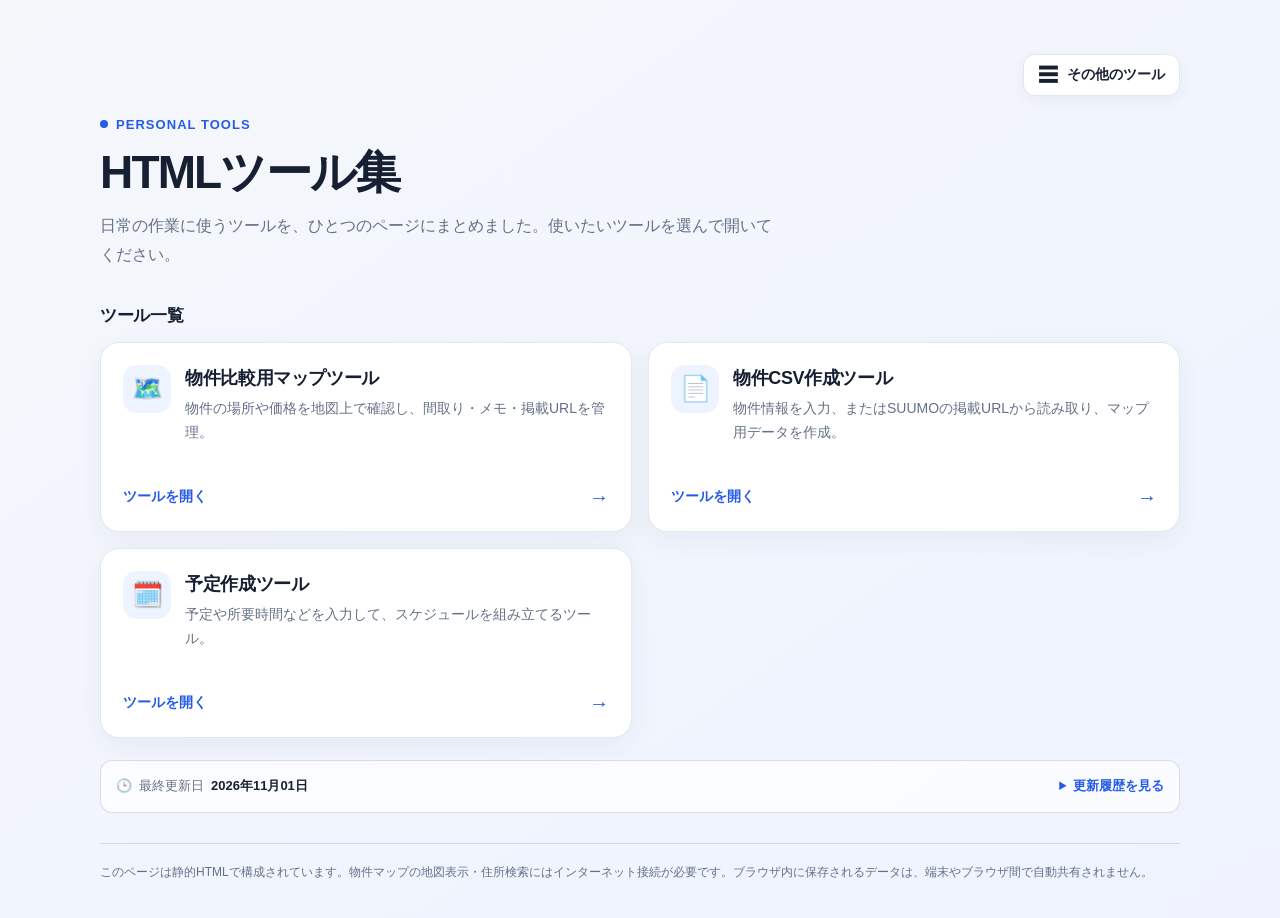
<file: index.html>
<!DOCTYPE html>
<html lang="ja">
<head>
  <meta charset="UTF-8">
  <meta name="viewport" content="width=device-width, initial-scale=1.0">
  <meta name="description" content="予定作成、費用集計、単価比較、物件比較マップをまとめたHTMLツール集です。">
  <title>HTMLツール集</title>
  <style>
    :root { color-scheme: light; --ink:#172033; --muted:#657087; --line:#e2e8f0; --bg:#f5f7fb; --card:#fff; --accent:#255be8; --accent-soft:#edf3ff; }
    * { box-sizing:border-box; }
    body { margin:0; min-height:100vh; background:linear-gradient(145deg,#f5f7fb 0%,#eef3ff 100%); color:var(--ink); font-family:-apple-system,BlinkMacSystemFont,"Segoe UI","Noto Sans JP",Meiryo,sans-serif; }
    .wrap { width:min(1080px, calc(100% - 36px)); margin:0 auto; padding:54px 0 36px; }
    .hero { margin-bottom:32px; }
    .eyebrow { display:inline-flex; align-items:center; gap:8px; color:var(--accent); font-size:13px; font-weight:800; letter-spacing:.08em; text-transform:uppercase; }
    .eyebrow::before { content:""; width:8px; height:8px; border-radius:50%; background:var(--accent); }
    h1 { margin:13px 0 12px; font-size:clamp(30px,5vw,46px); letter-spacing:-.04em; line-height:1.2; }
    .intro { margin:0; color:var(--muted); line-height:1.8; font-size:16px; max-width:680px; }
    .section-title { margin:34px 0 15px; font-size:17px; }
    .grid { display:grid; grid-template-columns:repeat(2,minmax(0,1fr)); gap:16px; align-items:stretch; }
    .card { min-height:190px; display:flex; flex-direction:column; padding:22px; border:1px solid var(--line); border-radius:19px; background:var(--card); box-shadow:0 9px 26px rgba(31,49,87,.055); transition:transform .16s ease, box-shadow .16s ease, border-color .16s ease; }
    .card:hover { transform:translateY(-3px); border-color:#b8c9fb; box-shadow:0 15px 35px rgba(31,49,87,.1); }
    .card-top { display:flex; align-items:flex-start; gap:14px; }
    .icon { width:48px; height:48px; flex:0 0 auto; display:grid; place-items:center; border-radius:14px; background:var(--accent-soft); font-size:25px; }
    h2 { margin:1px 0 7px; font-size:18px; letter-spacing:-.02em; }
    .desc { margin:0; color:var(--muted); font-size:14px; line-height:1.7; }
    .open { display:inline-flex; align-items:center; justify-content:space-between; gap:10px; margin-top:auto; padding-top:22px; color:var(--accent); font-weight:750; font-size:14px; text-decoration:none; }
    .open span:last-child { font-size:20px; transition:transform .16s ease; }
    .card:hover .open span:last-child { transform:translateX(3px); }
    footer { margin-top:30px; padding-top:18px; border-top:1px solid rgba(150,163,188,.35); color:var(--muted); font-size:12px; line-height:1.7; }
    .updates { display:flex; flex-wrap:wrap; align-items:center; gap:10px 18px; margin-top:22px; padding:12px 15px; border:1px solid rgba(150,163,188,.35); border-radius:12px; background:rgba(255,255,255,.68); color:var(--muted); font-size:13px; line-height:1.6; }
    .update-date { display:flex; align-items:center; gap:7px; }
    .update-date strong { color:var(--ink); font-weight:700; }
    .update-history { margin-left:auto; }
    .update-history summary { color:var(--accent); cursor:pointer; font-weight:700; padding:3px 0; }
    .update-history summary:focus-visible { outline:2px solid var(--accent); outline-offset:4px; border-radius:3px; }
    .update-list { margin:9px 0 2px; padding-left:20px; max-width:650px; }
    .update-list li { margin:5px 0; }
    .update-list time { color:var(--ink); font-weight:650; margin-right:7px; white-space:nowrap; }
    .update-history[open] { flex-basis:100%; margin-left:0; }
    .topbar { display:flex; justify-content:flex-end; align-items:center; margin-bottom:18px; }
    .menu-button { display:inline-flex; align-items:center; gap:9px; border:1px solid var(--line); border-radius:12px; padding:10px 14px; background:#fff; color:var(--ink); font:inherit; font-size:14px; font-weight:750; cursor:pointer; box-shadow:0 4px 14px rgba(31,49,87,.05); }
    .menu-button:hover { border-color:#b8c9fb; background:var(--accent-soft); }
    .menu-icon { font-size:20px; line-height:1; }
    .drawer-backdrop { position:fixed; inset:0; z-index:90; background:rgba(15,23,42,.42); opacity:0; visibility:hidden; transition:opacity .2s ease,visibility .2s ease; }
    .drawer { position:fixed; z-index:100; top:0; right:0; width:min(380px,88vw); height:100dvh; padding:24px; background:#fff; box-shadow:-14px 0 40px rgba(15,23,42,.16); transform:translateX(105%); visibility:hidden; transition:transform .22s ease,visibility .22s ease; overflow-y:auto; }
    body.drawer-open { overflow:hidden; }
    body.drawer-open .drawer-backdrop { opacity:1; visibility:visible; }
    body.drawer-open .drawer { transform:translateX(0); visibility:visible; }
    .drawer-head { display:flex; align-items:center; justify-content:space-between; gap:12px; padding-bottom:18px; border-bottom:1px solid var(--line); }
    .drawer-head h2 { margin:0; font-size:20px; }
    .drawer-close { width:40px; height:40px; border:1px solid var(--line); border-radius:11px; background:#fff; color:var(--ink); font-size:24px; cursor:pointer; }
    .drawer-close:hover { background:var(--accent-soft); border-color:#b8c9fb; }
    .drawer-label { margin:22px 0 10px; color:var(--muted); font-size:12px; font-weight:800; letter-spacing:.06em; }
    .drawer-link { display:flex; align-items:center; gap:12px; padding:15px 13px; margin:8px 0; border:1px solid var(--line); border-radius:13px; color:var(--ink); text-decoration:none; font-weight:700; }
    .drawer-link:hover { border-color:#b8c9fb; background:var(--accent-soft); }
    .drawer-link .icon { width:40px; height:40px; font-size:21px; }
    .drawer-note { margin-top:18px; color:var(--muted); font-size:12px; line-height:1.7; }
    @media (max-width:650px) { .wrap { width:min(100% - 20px, 520px); padding-top:26px; } .grid { grid-template-columns:repeat(2,minmax(0,1fr)); gap:9px; } .card { min-height:205px; padding:13px; border-radius:14px; } .card-top { display:block; } .card-top .icon { width:40px; height:40px; margin-bottom:10px; } .card h2 { font-size:15px; line-height:1.4; } .desc { font-size:12px; line-height:1.55; } .open { font-size:12px; padding-top:14px; } .intro { font-size:15px; } }
    @media (max-width:650px) { .updates { align-items:flex-start; flex-direction:column; gap:7px; margin-top:17px; padding:11px 13px; } .update-history { margin-left:0; } .update-history[open] { flex-basis:auto; width:100%; } }
  </style>
</head>
<body>
  <div class="drawer-backdrop" id="drawerBackdrop" aria-hidden="true"></div>
  <aside class="drawer" id="toolsDrawer" aria-label="その他のツール" aria-hidden="true">
    <div class="drawer-head">
      <h2>その他のツール</h2>
      <button class="drawer-close" id="drawerClose" type="button" aria-label="メニューを閉じる">×</button>
    </div>
    <p class="drawer-label">ツール一覧</p>
    <a class="drawer-link" href="./費用集計ツール/費用集計ツール.html"><span class="icon" aria-hidden="true">🧾</span><span>費用集計ツール</span></a>
    <a class="drawer-link" href="./単価比較計算ツール/単価比較計算ツール.html"><span class="icon" aria-hidden="true">⚖️</span><span>単価比較計算ツール</span></a>
    <p class="drawer-note">メニュー外を押すか、右上の「×」を押すと閉じます。</p>
  </aside>
  <main class="wrap">
    <div class="topbar">
      <button class="menu-button" id="drawerOpen" type="button" aria-controls="toolsDrawer" aria-expanded="false"><span class="menu-icon" aria-hidden="true">☰</span>その他のツール</button>
    </div>
    <header class="hero">
      <div class="eyebrow">Personal tools</div>
      <h1>HTMLツール集</h1>
      <p class="intro">日常の作業に使うツールを、ひとつのページにまとめました。使いたいツールを選んで開いてください。</p>
    </header>
    <h2 class="section-title">ツール一覧</h2>
    <section class="grid" aria-label="メインツール">
      <article class="card">
        <div class="card-top"><div class="icon" aria-hidden="true">🗺️</div><div><h2>物件比較用マップツール</h2><p class="desc">物件の場所や価格を地図上で確認し、間取り・メモ・掲載URLを管理。</p></div></div>
        <a class="open" href="./物件比較用マップツール/物件比較用マップツール.html"><span>ツールを開く</span><span aria-hidden="true">→</span></a>
      </article>
      <article class="card csv-card">
        <div class="card-top"><div class="icon" aria-hidden="true">📄</div><div><h2>物件CSV作成ツール</h2><p class="desc">物件情報を入力、またはSUUMOの掲載URLから読み取り、マップ用データを作成。</p></div></div>
        <a class="open" href="./物件CSV作成ツール/物件CSV作成ツール.html"><span>ツールを開く</span><span aria-hidden="true">→</span></a>
      </article>
      <article class="card">
        <div class="card-top"><div class="icon" aria-hidden="true">🗓️</div><div><h2>予定作成ツール</h2><p class="desc">予定や所要時間などを入力して、スケジュールを組み立てるツール。</p></div></div>
        <a class="open" href="./予定作成ツールフォルダ/予定作成ツール.html"><span>ツールを開く</span><span aria-hidden="true">→</span></a>
      </article>
    </section>

    <section class="updates" aria-label="更新情報">
      <div class="update-date">
        <span aria-hidden="true">🕒</span>
        <span>最終更新日</span>
        <strong><time datetime="2026-11-01">2026年11月01日</time></strong>
      </div>
      <details class="update-history">
        <summary>更新履歴を見る</summary>
        <ul class="update-list">
          <li><time datetime="2026-10-23">2026年10月23日</time><br>更新情報欄を追加。最終更新日と更新履歴を確認できるようにしました。<br>物件比較用マップツールをスマホサイズに対応。地図と物件一覧をトグル式に変更。</li>
          <li><time datetime="2026-10-31">2026年10月31日</time><br>メイン画面を修正。<br>マップツール用の入力データ作成ツール追加。<br>物件比較ツールと物件用CSVファイルツールに相互移動とメイン画面にもどるUI追加。</li>
          <li><time datetime="2026-11-01">2026年11月01日</time><br>メインに戻るUIを統一。<br>マップツールに周辺施設情報とハザードマップを表示するモードを追加。</li>
        </ul>
      </details>
    </section>

    <footer>このページは静的HTMLで構成されています。物件マップの地図表示・住所検索にはインターネット接続が必要です。ブラウザ内に保存されるデータは、端末やブラウザ間で自動共有されません。</footer>
  </main>
  <script>
    (() => {
      const drawer = document.getElementById('toolsDrawer');
      const openButton = document.getElementById('drawerOpen');
      const closeButton = document.getElementById('drawerClose');
      const backdrop = document.getElementById('drawerBackdrop');
      function openDrawer() {
        document.body.classList.add('drawer-open');
        drawer.setAttribute('aria-hidden', 'false');
        openButton.setAttribute('aria-expanded', 'true');
        closeButton.focus();
      }
      function closeDrawer() {
        document.body.classList.remove('drawer-open');
        drawer.setAttribute('aria-hidden', 'true');
        openButton.setAttribute('aria-expanded', 'false');
        openButton.focus();
      }
      openButton.addEventListener('click', openDrawer);
      closeButton.addEventListener('click', closeDrawer);
      backdrop.addEventListener('click', closeDrawer);
      document.addEventListener('keydown', event => {
        if (event.key === 'Escape' && document.body.classList.contains('drawer-open')) closeDrawer();
      });
      drawer.querySelectorAll('a').forEach(link => link.addEventListener('click', () => {
        document.body.classList.remove('drawer-open');
        drawer.setAttribute('aria-hidden', 'true');
        openButton.setAttribute('aria-expanded', 'false');
      }));
    })();
  </script>
</body>
</html>
</file>
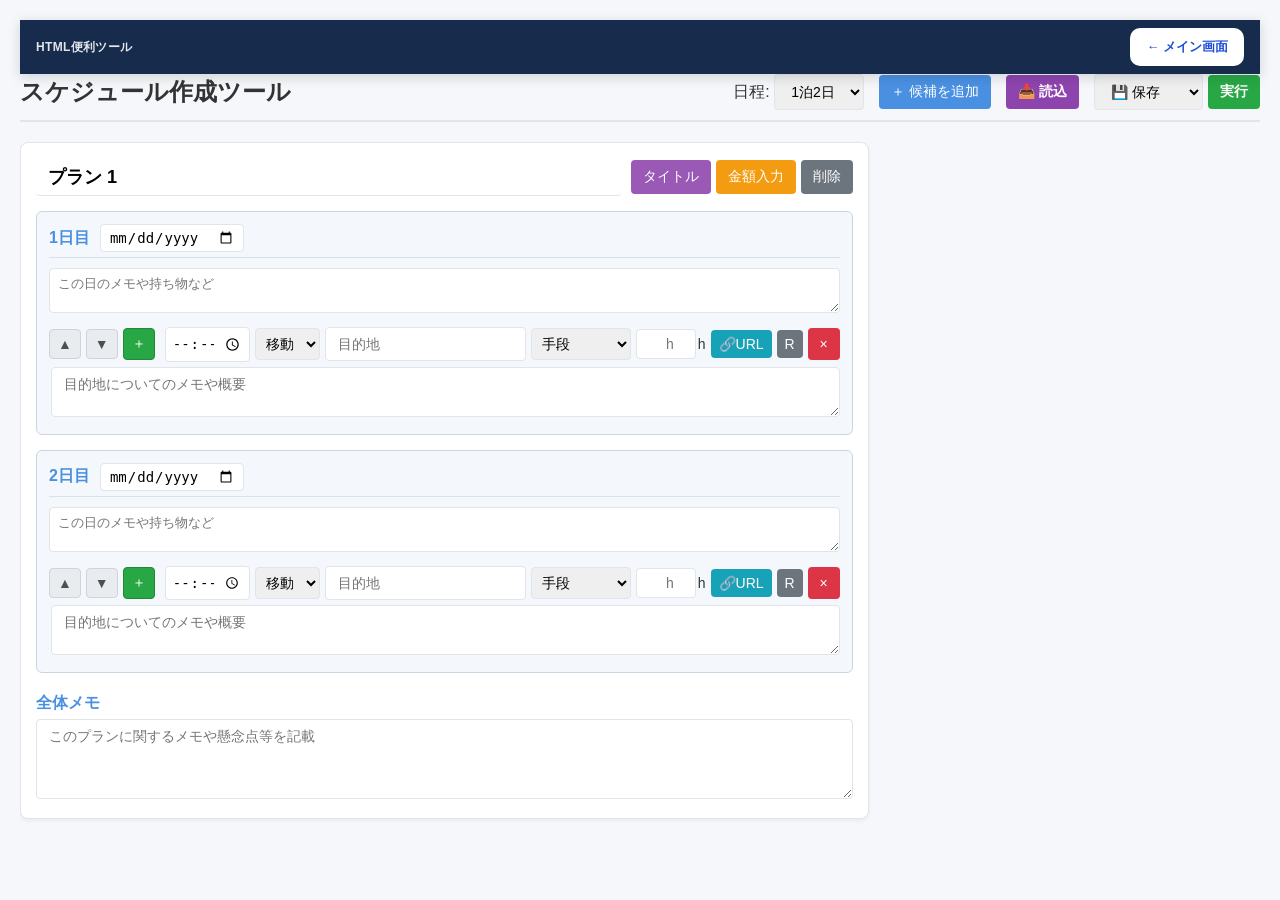
<file: 予定作成ツールフォルダ/予定作成ツール.html>
<!DOCTYPE html>
<html lang="ja">
<head>
    <meta charset="UTF-8">
    <meta name="viewport" content="width=device-width, initial-scale=1.0, maximum-scale=1.0, user-scalable=no">
    <title>スケジュール作成ツール</title>
    <link rel="stylesheet" href="./css/style.css">
<style id="common-tool-nav-style">
/* 全ツール共通：メイン画面へ戻るナビゲーション */
.common-tool-nav{position:sticky;top:0;z-index:9999;display:flex;align-items:center;justify-content:space-between;gap:12px;min-height:54px;padding:8px 16px;box-sizing:border-box;background:#172b4d;color:#fff;box-shadow:0 3px 12px rgba(15,23,42,.16);font-family:-apple-system,BlinkMacSystemFont,"Segoe UI","Noto Sans JP",Meiryo,sans-serif;}
.common-tool-nav__label{font-size:12px;font-weight:700;letter-spacing:.03em;opacity:.88;white-space:nowrap;}
.common-tool-nav__actions{display:flex;align-items:center;justify-content:flex-end;gap:8px;flex-wrap:wrap;}
.common-tool-nav__button{display:inline-flex;align-items:center;justify-content:center;gap:8px;min-height:38px;padding:8px 15px;border:1px solid rgba(255,255,255,.45);border-radius:10px;background:#fff;color:#1d4ed8;text-decoration:none;font-size:13px;font-weight:800;line-height:1.2;white-space:nowrap;box-sizing:border-box;transition:background .15s ease,transform .15s ease;}
.common-tool-nav__button:hover{background:#eaf1ff;transform:translateY(-1px);}
.common-tool-nav__button:focus-visible{outline:3px solid #fbbf24;outline-offset:2px;}
@media(max-width:520px){.common-tool-nav{min-height:50px;padding:7px 8px;gap:6px}.common-tool-nav__label{display:none}.common-tool-nav__actions{width:100%;justify-content:flex-start;gap:6px}.common-tool-nav__button{min-height:36px;padding:7px 9px;font-size:11px}}
</style>
<style id="tool-header-spacing-fix">
  /* 共通ナビとツール本体を見やすく分離 */
  .unified-home-nav{
    margin-bottom:16px;
  }

  /* ツール本体上部の操作UIが詰まらないようにする */
  .tool-header,
  .toolbar,
  .topbar,
  .header,
  header{
    box-sizing:border-box;
  }

  @media (max-width: 1100px){
    .tool-header,
    .toolbar,
    .topbar,
    .header,
    header{
      flex-wrap:wrap !important;
      row-gap:10px !important;
    }

    .tool-header > *,
    .toolbar > *,
    .topbar > *,
    .header > *,
    header > *{
      min-width:0;
    }
  }

  @media (max-width: 760px){
    .unified-home-nav{
      margin-bottom:14px;
    }

    .tool-header,
    .toolbar,
    .topbar,
    .header,
    header{
      gap:8px !important;
      align-items:flex-start !important;
    }

    button,
    select,
    input[type="button"],
    input[type="submit"]{
      min-height:38px;
    }
  }
</style>
</head>
<body>
<nav class="common-tool-nav" aria-label="ツールナビゲーション">
  <span class="common-tool-nav__label">HTML便利ツール</span>
  <div class="common-tool-nav__actions">
    <a class="common-tool-nav__button" href="../index.html" aria-label="メイン画面へ戻る">← メイン画面</a>
  </div>
</nav>


    <div class="header">
        <h2>スケジュール作成ツール</h2>
        <div class="controls">
            <label>
                日程: 
                <select id="durationSelect" onchange="handleDurationSelect()">
                    <option value="1">日帰り</option>
                    <option value="2" selected>1泊2日</option>
                    <option value="3">2泊3日</option>
                    <option value="other">その他</option>
                </select>
            </label>
            
            <span id="customDuration">
                <select id="customNights" onchange="updateCustomDaysOptions()"></select> 泊
                <select id="customDays" onchange="updateDuration()"></select> 日
            </span>

            <button onclick="addCandidate()">＋ 候補を追加</button>
            <button class="btn-import" onclick="openImportModal()">📥 読込</button>
            
            <div class="export-group">
                <select id="exportAction">
                    <option value="download">💾 保存</option>
                    <option value="copy">📋 コピー</option>
                </select>
                <button class="btn-save" onclick="executeExport()">実行</button>
            </div>
        </div>
    </div>

    <div class="candidates-container" id="candidatesContainer"></div>

    <div class="modal-overlay" id="importModal">
        <div class="modal-content">
            <h3 style="margin: 0;">テキストから復元</h3>
            <p style="margin: 0; font-size: 13px; color: #666;">コピーしたテキストデータを貼り付けてください。現在の入力内容は上書きされます。</p>
            <textarea id="importText" placeholder="【プラン名 N泊M日】..."></textarea>
            <div class="modal-actions">
                <button class="btn-secondary" onclick="closeImportModal()">キャンセル</button>
                <button class="btn-import" onclick="executeImport()">復元する</button>
            </div>
        </div>
    </div>

    <script src="./js/app.js"></script>
</body>
</html>
</file>
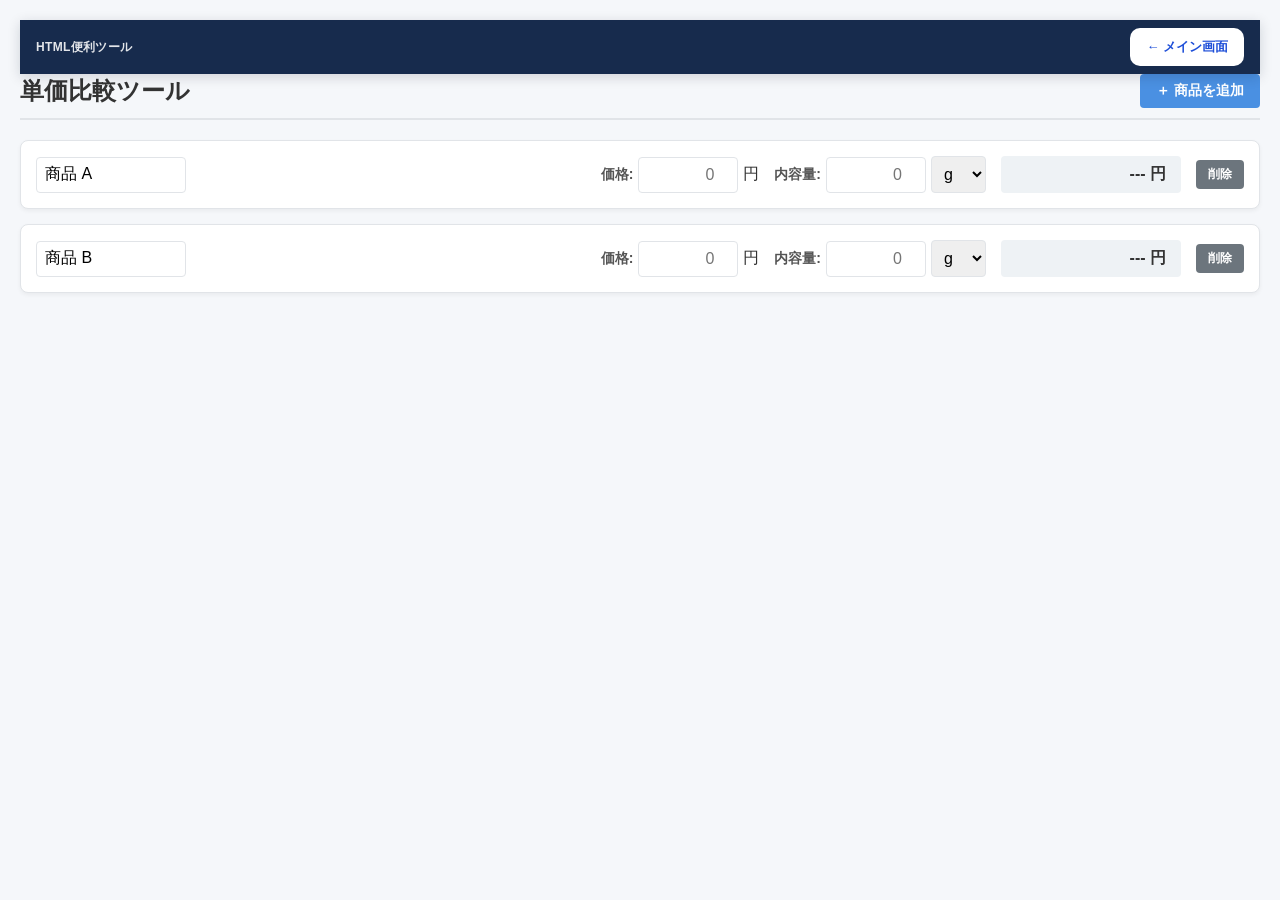
<file: 単価比較計算ツール/単価比較計算ツール.html>
<!DOCTYPE html>
<html lang="ja">
<head>
    <meta charset="UTF-8">
    <meta name="viewport" content="width=device-width, initial-scale=1.0, maximum-scale=1.0, user-scalable=no">
    <title>単価比較ツール</title>
    <link rel="stylesheet" href="./css/style.css">
<style id="common-tool-nav-style">
/* 全ツール共通：メイン画面へ戻るナビゲーション */
.common-tool-nav{position:sticky;top:0;z-index:9999;display:flex;align-items:center;justify-content:space-between;gap:12px;min-height:54px;padding:8px 16px;box-sizing:border-box;background:#172b4d;color:#fff;box-shadow:0 3px 12px rgba(15,23,42,.16);font-family:-apple-system,BlinkMacSystemFont,"Segoe UI","Noto Sans JP",Meiryo,sans-serif;}
.common-tool-nav__label{font-size:12px;font-weight:700;letter-spacing:.03em;opacity:.88;white-space:nowrap;}
.common-tool-nav__actions{display:flex;align-items:center;justify-content:flex-end;gap:8px;flex-wrap:wrap;}
.common-tool-nav__button{display:inline-flex;align-items:center;justify-content:center;gap:8px;min-height:38px;padding:8px 15px;border:1px solid rgba(255,255,255,.45);border-radius:10px;background:#fff;color:#1d4ed8;text-decoration:none;font-size:13px;font-weight:800;line-height:1.2;white-space:nowrap;box-sizing:border-box;transition:background .15s ease,transform .15s ease;}
.common-tool-nav__button:hover{background:#eaf1ff;transform:translateY(-1px);}
.common-tool-nav__button:focus-visible{outline:3px solid #fbbf24;outline-offset:2px;}
@media(max-width:520px){.common-tool-nav{min-height:50px;padding:7px 8px;gap:6px}.common-tool-nav__label{display:none}.common-tool-nav__actions{width:100%;justify-content:flex-start;gap:6px}.common-tool-nav__button{min-height:36px;padding:7px 9px;font-size:11px}}
</style>
<style id="tool-header-spacing-fix">
  /* 共通ナビとツール本体を見やすく分離 */
  .unified-home-nav{
    margin-bottom:16px;
  }

  /* ツール本体上部の操作UIが詰まらないようにする */
  .tool-header,
  .toolbar,
  .topbar,
  .header,
  header{
    box-sizing:border-box;
  }

  @media (max-width: 1100px){
    .tool-header,
    .toolbar,
    .topbar,
    .header,
    header{
      flex-wrap:wrap !important;
      row-gap:10px !important;
    }

    .tool-header > *,
    .toolbar > *,
    .topbar > *,
    .header > *,
    header > *{
      min-width:0;
    }
  }

  @media (max-width: 760px){
    .unified-home-nav{
      margin-bottom:14px;
    }

    .tool-header,
    .toolbar,
    .topbar,
    .header,
    header{
      gap:8px !important;
      align-items:flex-start !important;
    }

    button,
    select,
    input[type="button"],
    input[type="submit"]{
      min-height:38px;
    }
  }
</style>
</head>
<body>
<nav class="common-tool-nav" aria-label="ツールナビゲーション">
  <span class="common-tool-nav__label">HTML便利ツール</span>
  <div class="common-tool-nav__actions">
    <a class="common-tool-nav__button" href="../index.html" aria-label="メイン画面へ戻る">← メイン画面</a>
  </div>
</nav>


    <div class="header">
        <h2>単価比較ツール</h2>
        <button onclick="addItem()">＋ 商品を追加</button>
    </div>

    <div class="items-container" id="itemsContainer">
        </div>

    <script src="./js/app.js"></script>
</body>
</html>
</file>
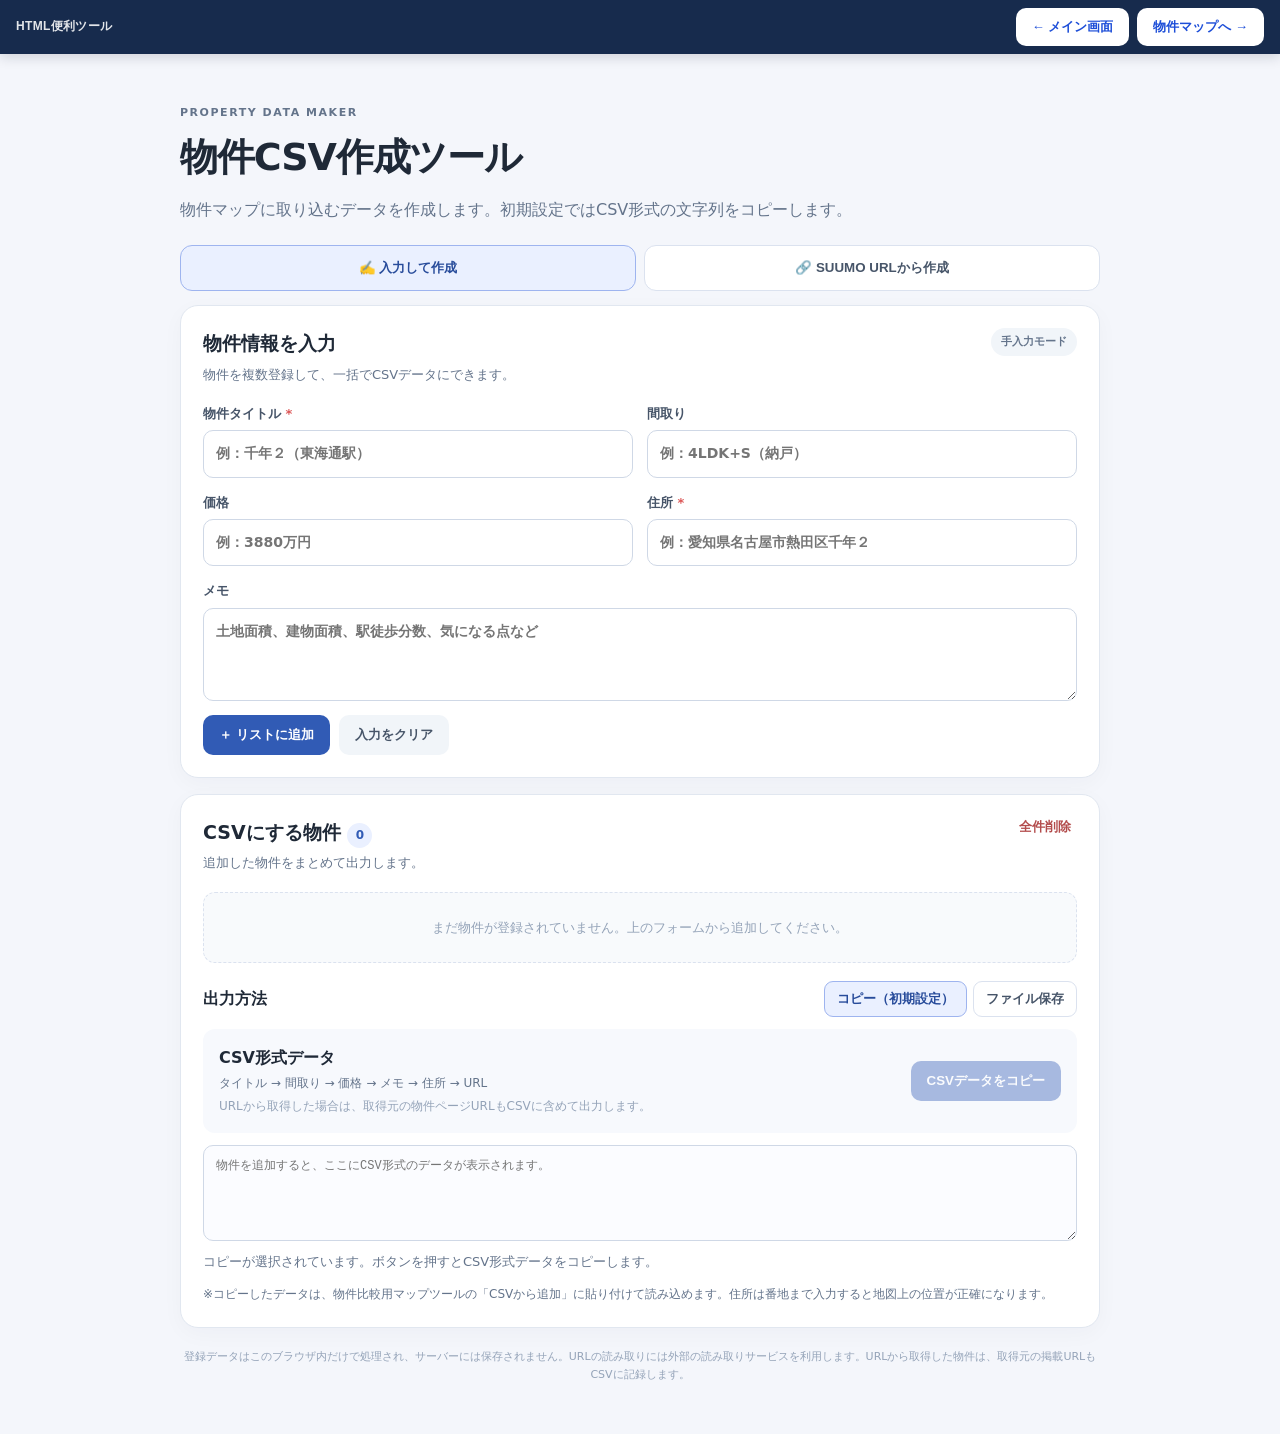
<file: 物件CSV作成ツール/物件CSV作成ツール.html>
<!doctype html>
<html lang="ja"><head><meta charset="utf-8"><meta name="viewport" content="width=device-width,initial-scale=1"><meta name="theme-color" content="#f5f7fb"><title>物件CSV作成ツール</title><link rel="stylesheet" href="./css/style.css"><style id="common-tool-nav-style">
/* 全ツール共通：メイン画面へ戻るナビゲーション */
.common-tool-nav{position:sticky;top:0;z-index:9999;display:flex;align-items:center;justify-content:space-between;gap:12px;min-height:54px;padding:8px 16px;box-sizing:border-box;background:#172b4d;color:#fff;box-shadow:0 3px 12px rgba(15,23,42,.16);font-family:-apple-system,BlinkMacSystemFont,"Segoe UI","Noto Sans JP",Meiryo,sans-serif;}
.common-tool-nav__label{font-size:12px;font-weight:700;letter-spacing:.03em;opacity:.88;white-space:nowrap;}
.common-tool-nav__actions{display:flex;align-items:center;justify-content:flex-end;gap:8px;flex-wrap:wrap;}
.common-tool-nav__button{display:inline-flex;align-items:center;justify-content:center;gap:8px;min-height:38px;padding:8px 15px;border:1px solid rgba(255,255,255,.45);border-radius:10px;background:#fff;color:#1d4ed8;text-decoration:none;font-size:13px;font-weight:800;line-height:1.2;white-space:nowrap;box-sizing:border-box;transition:background .15s ease,transform .15s ease;}
.common-tool-nav__button:hover{background:#eaf1ff;transform:translateY(-1px);}
.common-tool-nav__button:focus-visible{outline:3px solid #fbbf24;outline-offset:2px;}
@media(max-width:520px){.common-tool-nav{min-height:50px;padding:7px 8px;gap:6px}.common-tool-nav__label{display:none}.common-tool-nav__actions{width:100%;justify-content:flex-start;gap:6px}.common-tool-nav__button{min-height:36px;padding:7px 9px;font-size:11px}}
</style>
</head>
<body>
<nav class="common-tool-nav" aria-label="ツールナビゲーション">
  <span class="common-tool-nav__label">HTML便利ツール</span>
  <div class="common-tool-nav__actions">
    <a class="common-tool-nav__button" href="../index.html" aria-label="メイン画面へ戻る">← メイン画面</a>
    <a class="common-tool-nav__button" href="../物件比較用マップツール/物件比較用マップツール.html" aria-label="物件比較用マップツールへ移動">物件マップへ →</a>
  </div>
</nav>
<main class="shell"><header class="header"><p class="eyebrow">PROPERTY DATA MAKER</p><h1>物件CSV作成ツール</h1><p class="lead">物件マップに取り込むデータを作成します。初期設定ではCSV形式の文字列をコピーします。</p></header>
<nav class="tabs" aria-label="作成モード"><button class="tab active" data-mode="manual">✍️ 入力して作成</button><button class="tab" data-mode="url">🔗 SUUMO URLから作成</button></nav>
<section id="manualPanel" class="panel"><div class="panel-head"><div><h2>物件情報を入力</h2><p>物件を複数登録して、一括でCSVデータにできます。</p></div><span class="pill">手入力モード</span></div>
<form id="propertyForm" class="form-grid"><label>物件タイトル <b>*</b><input id="title" required placeholder="例：千年２（東海通駅）"></label><label>間取り<input id="layout" placeholder="例：4LDK+S（納戸）"></label><label>価格<input id="price" placeholder="例：3880万円"></label><label>住所 <b>*</b><input id="address" required placeholder="例：愛知県名古屋市熱田区千年２"></label><label class="wide">メモ<textarea id="memo" rows="3" placeholder="土地面積、建物面積、駅徒歩分数、気になる点など"></textarea></label><div class="wide actions"><button class="primary" type="submit">＋ リストに追加</button><button class="ghost" type="reset">入力をクリア</button></div></form></section>
<section id="urlPanel" class="panel" hidden><div class="panel-head"><div><h2>SUUMOの物件URLから読み取る</h2><p>SUUMOの物件詳細ページの表示構造に合わせて、タイトル・価格・間取り・住所・面積・交通を抽出します。</p></div><span class="pill">URLモード</span></div>
<label class="block-label" for="pageUrl">SUUMO物件ページURL</label><div class="url-row"><input id="pageUrl" type="url" placeholder="https://suumo.jp/ikkodate/..."><button id="fetchBtn" class="primary" type="button">情報を取得</button></div><p id="fetchStatus" class="status" role="status">SUUMOの物件詳細ページURLを入力してください。</p>
<details class="fallback"><summary>自動取得ができない場合</summary><p>ページをブラウザで開き、ページ内の文字をコピーして貼り付けてください。SUUMOの「物件詳細情報」にある価格・間取り・面積・住所・交通を解析します。</p><textarea id="pageText" rows="7" placeholder="SUUMOの物件ページ本文をここに貼り付け"></textarea><button id="parseTextBtn" class="secondary" type="button">貼り付けた本文を解析</button></details>
<div id="parsedPreview" class="parsed" hidden><h3>読み取った内容（確認・修正して追加）</h3><form id="parsedForm" class="form-grid"><label>物件タイトル <b>*</b><input id="pTitle" required></label><label>間取り<input id="pLayout"></label><label>価格<input id="pPrice"></label><label>住所 <b>*</b><input id="pAddress" required></label><label class="wide">メモ<textarea id="pMemo" rows="3"></textarea></label><label class="wide">掲載URL<input id="pUrl" type="url" placeholder="SUUMOの物件ページURL"></label><div class="wide actions"><button class="primary" type="submit">＋ この物件をリストに追加</button></div></form></div></section>
<section class="list-panel"><div class="list-head"><div><h2>CSVにする物件 <span id="count" class="count">0</span></h2><p>追加した物件をまとめて出力します。</p></div><button id="clearBtn" class="text-btn" type="button">全件削除</button></div><div id="empty" class="empty">まだ物件が登録されていません。上のフォームから追加してください。</div><div id="items" class="items"></div>
<div class="export-mode"><strong>出力方法</strong><div class="mode-switch"><button type="button" class="output-mode active" data-output="copy">コピー（初期設定）</button><button type="button" class="output-mode" data-output="file">ファイル保存</button></div></div>
<div class="export"><div class="export-info"><strong>CSV形式データ</strong><p>タイトル → 間取り → 価格 → メモ → 住所 → URL</p><p class="subnote">URLから取得した場合は、取得元の物件ページURLもCSVに含めて出力します。</p></div><button id="copyBtn" class="primary" type="button" disabled>CSVデータをコピー</button><button id="downloadBtn" class="primary" type="button" disabled hidden>CSVファイルを保存</button></div>
<textarea id="csvPreview" class="csv-preview" readonly rows="4" placeholder="物件を追加すると、ここにCSV形式のデータが表示されます。"></textarea><p id="copyStatus" class="status" role="status">初期設定はコピーです。出力方法を切り替えられます。</p>
<p class="note">※コピーしたデータは、物件比較用マップツールの「CSVから追加」に貼り付けて読み込めます。住所は番地まで入力すると地図上の位置が正確になります。</p></section>
<footer>登録データはこのブラウザ内だけで処理され、サーバーには保存されません。URLの読み取りには外部の読み取りサービスを利用します。URLから取得した物件は、取得元の掲載URLもCSVに記録します。</footer></main><script src="./js/app.js"></script></body></html>
</file>
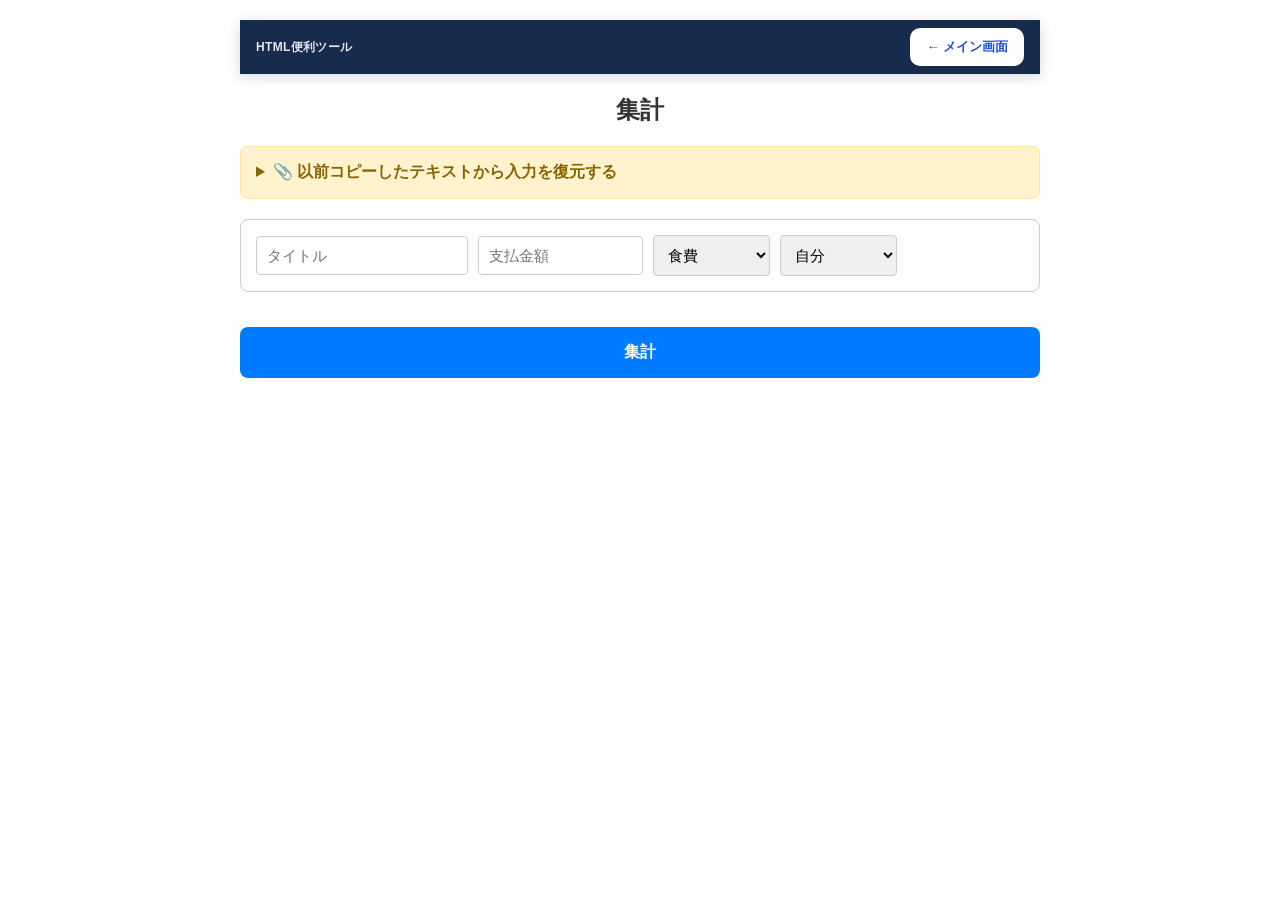
<file: 費用集計ツール/費用集計ツール.html>
<!DOCTYPE html>
<html lang="ja">
<head>
<meta charset="UTF-8">
<meta name="viewport" content="width=device-width, initial-scale=1.0">
<title>集計</title>
<link rel="stylesheet" href="./css/style.css">
<style id="common-tool-nav-style">
/* 全ツール共通：メイン画面へ戻るナビゲーション */
.common-tool-nav{position:sticky;top:0;z-index:9999;display:flex;align-items:center;justify-content:space-between;gap:12px;min-height:54px;padding:8px 16px;box-sizing:border-box;background:#172b4d;color:#fff;box-shadow:0 3px 12px rgba(15,23,42,.16);font-family:-apple-system,BlinkMacSystemFont,"Segoe UI","Noto Sans JP",Meiryo,sans-serif;}
.common-tool-nav__label{font-size:12px;font-weight:700;letter-spacing:.03em;opacity:.88;white-space:nowrap;}
.common-tool-nav__actions{display:flex;align-items:center;justify-content:flex-end;gap:8px;flex-wrap:wrap;}
.common-tool-nav__button{display:inline-flex;align-items:center;justify-content:center;gap:8px;min-height:38px;padding:8px 15px;border:1px solid rgba(255,255,255,.45);border-radius:10px;background:#fff;color:#1d4ed8;text-decoration:none;font-size:13px;font-weight:800;line-height:1.2;white-space:nowrap;box-sizing:border-box;transition:background .15s ease,transform .15s ease;}
.common-tool-nav__button:hover{background:#eaf1ff;transform:translateY(-1px);}
.common-tool-nav__button:focus-visible{outline:3px solid #fbbf24;outline-offset:2px;}
@media(max-width:520px){.common-tool-nav{min-height:50px;padding:7px 8px;gap:6px}.common-tool-nav__label{display:none}.common-tool-nav__actions{width:100%;justify-content:flex-start;gap:6px}.common-tool-nav__button{min-height:36px;padding:7px 9px;font-size:11px}}
</style>
</head>
<body>
<nav class="common-tool-nav" aria-label="ツールナビゲーション">
  <span class="common-tool-nav__label">HTML便利ツール</span>
  <div class="common-tool-nav__actions">
    <a class="common-tool-nav__button" href="../index.html" aria-label="メイン画面へ戻る">← メイン画面</a>
  </div>
</nav>


<h2>集計</h2>

<!-- ★ テキストからの復元機能エリア ★ -->
<details class="import-section">
  <summary>📎 以前コピーしたテキストから入力を復元する</summary>
  <div>
    <textarea id="import-text" rows="4" placeholder="「テキストをコピー」で取得したテキストをそのまま貼り付けてください..."></textarea>
    <button id="import-button">復元する</button>
  </div>
</details>

<div id="input-container">
  <!-- JavaScriptで入力行が自動生成されます -->
</div>

<button id="calc-button">集計</button>

<div id="result-container">
  <div id="result-area"></div>
  <button id="copy-button">テキストをコピー</button>
</div>

<script src="./js/app.js"></script>
</body>
</html>
</file>
<file: 予定作成ツールフォルダ/css/style.css>
*, *::before, *::after { box-sizing: border-box; }
        
        :root {
            --primary-color: #4a90e2;
            --bg-color: #f5f7fa;
            --card-bg: #ffffff;
            --border-color: #e1e4e8;
        }
        
        body {
            font-family: -apple-system, BlinkMacSystemFont, "Segoe UI", Roboto, "Helvetica Neue", Arial, sans-serif;
            background-color: var(--bg-color);
            color: #333;
            margin: 0;
            padding: 20px;
        }
        
        .header {
            display: flex; justify-content: space-between; align-items: center;
            margin-bottom: 20px; padding-bottom: 10px; border-bottom: 2px solid var(--border-color);
            flex-wrap: wrap; gap: 15px;
        }
        .header h2 { margin: 0; }
        
        .controls {
            display: flex; gap: 15px; align-items: center; flex-wrap: wrap;
            margin-left: auto; justify-content: flex-end;
        }
        
        select, button, input, textarea {
            padding: 8px 12px; border: 1px solid var(--border-color);
            border-radius: 4px; font-size: 14px;
        }
        
        button {
            background-color: var(--primary-color); color: white; border: none;
            cursor: pointer; transition: background-color 0.2s; white-space: nowrap;
        }
        button:hover { background-color: #357abd; }
        
        .btn-secondary { background-color: #6c757d; }
        .btn-secondary:hover { background-color: #5a6268; }
        
        /* タイトルボタン */
        .btn-title-toggle { background-color: #9b59b6; }
        .btn-title-toggle:hover { background-color: #8e44ad; }
        
        .btn-cost { background-color: #f39c12; }
        .btn-cost:hover { background-color: #e67e22; }
        
        .btn-url-toggle { background-color: #17a2b8; padding: 6px 8px !important; }
        .btn-url-toggle:hover { background-color: #138496; }
        
        .btn-save { background-color: #28a745; font-weight: bold; }
        .btn-save:hover { background-color: #218838; }
        .btn-import { background-color: #8e44ad; font-weight: bold; }
        .btn-import:hover { background-color: #732d91; }
        
        /* 順番入れ替え・任意追加ボタン */
        .btn-move { background-color: #e9ecef; color: #495057; padding: 6px 8px !important; border: 1px solid #ced4da; }
        .btn-move:hover { background-color: #dde2e6; color: #333; }
        .btn-add-inline { background-color: #28a745; color: white; padding: 6px 8px !important; border: 1px solid #218838; margin-right: 5px; }
        .btn-add-inline:hover { background-color: #218838; }

        .export-group { display: flex; gap: 5px; align-items: center; }

        .candidates-container {
            display: flex; gap: 20px; overflow-x: auto; padding-bottom: 20px;
            -webkit-overflow-scrolling: touch; 
        }
        
        .candidate-card {
            background-color: var(--card-bg); border: 1px solid var(--border-color);
            border-radius: 8px; min-width: 800px; padding: 15px;
            box-shadow: 0 2px 4px rgba(0,0,0,0.05);
            display: flex; flex-direction: column; flex-shrink: 0;
        }
        
        .candidate-header {
            display: flex; justify-content: space-between; align-items: center;
            margin-bottom: 15px; gap: 10px;
        }
        .candidate-header input { font-size: 18px; font-weight: bold; flex-grow: 1; border: none; border-bottom: 1px solid var(--border-color); min-width: 0; }
        .card-actions { display: flex; gap: 5px; flex-wrap: wrap; }
        
        /* 各日のコンテナ (背景色設定) */
        .day-section { 
            margin-bottom: 15px; 
            border: 1px solid #c9d6df; 
            padding: 12px; 
            border-radius: 6px; 
            background-color: #f4f7fb; 
        }
        .day-title-wrapper { display: flex; align-items: center; gap: 10px; margin-bottom: 10px; border-bottom: 1px solid #dce1e6; padding-bottom: 5px; flex-wrap: wrap; }
        .day-title { font-weight: bold; color: var(--primary-color); white-space: nowrap; }
        .day-date { padding: 4px 8px; background-color: #fff; }
        .day-weekday { font-size: 13px; color: #555; }
        
        /* 各日のタイトル(テーマ)入力欄 */
        .day-title-container {
            display: none;
            align-items: center;
            gap: 5px;
            font-size: 14px;
            font-weight: bold;
            color: #555;
            flex-grow: 1;
            max-width: 350px;
        }
        .candidate-card.show-titles .day-title-container { display: inline-flex; }
        .day-subtitle {
            flex-grow: 1;
            padding: 4px 8px;
            border: 1px solid var(--border-color);
            border-radius: 4px;
            font-size: 14px;
            min-width: 0;
        }

        /* 日別メモ欄 */
        .day-memo-wrapper {
            margin-top: 10px;
            margin-bottom: 10px;
        }
        .day-memo-wrapper textarea {
            width: 100%;
            height: 45px;
            resize: vertical;
            padding: 6px 8px;
            font-size: 13px;
        }

        .event-item { margin-bottom: 12px; padding-bottom: 12px; border-bottom: 1px dashed #b9c5ce; }
        .event-item:last-child { border-bottom: none; margin-bottom: 0; padding-bottom: 0; }
        
        .event-row-top { display: flex; gap: 5px; margin-bottom: 5px; align-items: center; flex-wrap: wrap; }
        .event-row-middle { display: flex; padding-left: 2px; margin-bottom: 5px; }
        
        .event-row-bottom, .event-row-cost, .plan-costs-summary, .daily-cost-summary, .event-row-time-calc { display: none; }
        
        .event-item.show-url .event-row-bottom { display: flex; padding-left: 2px; margin-bottom: 5px; }
        
        .candidate-card.show-costs .event-row-cost { display: flex; gap: 10px; align-items: center; font-size: 13px; padding-left: 2px; margin-bottom: 5px; flex-wrap: wrap; }
        .candidate-card.show-costs .plan-costs-summary { display: block; }
        .candidate-card.show-costs .daily-cost-summary { display: inline-block; }
        
        .event-time { width: 85px; padding: 6px !important; }
        .event-type { width: 65px; padding: 6px !important; }
        .event-dest { flex-grow: 1; min-width: 100px; }
        
        .transport-group { display: inline-flex; gap: 5px; align-items: center; }
        .transport-type { width: 100px; padding: 6px !important; }
        .transport-other { width: 80px; padding: 6px !important; }
        
        .duration-group { display: inline-flex; gap: 2px; align-items: center; }
        .duration-time { width: 60px; padding: 6px !important; text-align: right; }
        
        .event-content { width: 100%; max-width: 100%; height: 50px; resize: vertical; font-family: inherit; }
        .event-url { width: 100%; max-width: 100%; }
        
        .cost-input { width: 80px; padding: 4px !important; margin-left: 5px; }
        
        .calc-time-result { font-size: 13px; color: #d35400; font-weight: bold; padding-left: 4px; }

        .btn-reset-event { background-color: #6c757d; padding: 6px 8px !important; }
        .btn-reset-event:hover { background-color: #5a6268; }
        .remove-row { background-color: #dc3545; padding: 0; width: 32px; height: 32px; display: flex; align-items: center; justify-content: center; flex-shrink: 0; }
        .remove-row:hover { background-color: #c82333; }
        
        .plan-costs-summary { margin-top: 10px; margin-bottom: 15px; padding: 10px; background: #eef2f5; border-radius: 4px; }
        .memo-section { margin-top: auto; padding-top: 5px; }
        .memo-section textarea { width: 100%; height: 80px; resize: vertical; }

        #customDuration { display: none; align-items: center; gap: 5px; }

        .modal-overlay {
            display: none; position: fixed; top: 0; left: 0; width: 100%; height: 100%;
            background: rgba(0,0,0,0.5); z-index: 1000; align-items: center; justify-content: center;
        }
        .modal-content {
            background: #fff; padding: 20px; border-radius: 8px; width: 90%; max-width: 600px;
            display: flex; flex-direction: column; gap: 10px;
        }
        .modal-content textarea { width: 100%; height: 250px; font-family: monospace; resize: vertical; }
        .modal-actions { display: flex; justify-content: flex-end; gap: 10px; }

        @media screen and (max-width: 768px) {
            body { padding: 10px; }
            select, button, input, textarea { font-size: 16px !important; }
            .candidate-card { min-width: 90vw; width: 90vw; padding: 10px; }
            .event-row-top { flex-wrap: wrap; }
            .event-time { flex: 0 0 85px; }
            .event-type { flex: 0 0 65px; }
            .event-dest { flex: 1 1 calc(100% - 170px); }
            .transport-group { flex: 1 1 100%; }
            .transport-type, .transport-other { flex: 1 1 45%; min-width: 80px; }
            .duration-group { flex: 1 1 100%; justify-content: flex-start; }
            .event-row-middle { padding-left: 0; }
            .candidate-card.show-costs .daily-cost-summary { display: block; width: 100%; margin-left: 0 !important; text-align: right; }
            .day-title-container { flex: 1 1 100%; order: 4; margin-top: 5px; }
            .daily-cost-summary { order: 3; }
        }
</file>
<file: 単価比較計算ツール/css/style.css>
*, *::before, *::after {
            box-sizing: border-box;
        }
        
        :root {
            --primary-color: #4a90e2;
            --bg-color: #f5f7fa;
            --card-bg: #ffffff;
            --border-color: #e1e4e8;
            --highlight-color: #ffebee;
            --highlight-border: #f44336;
        }
        
        body {
            font-family: -apple-system, BlinkMacSystemFont, "Segoe UI", Roboto, "Helvetica Neue", Arial, sans-serif;
            background-color: var(--bg-color);
            color: #333;
            margin: 0;
            padding: 20px;
        }
        
        .header {
            display: flex;
            justify-content: space-between;
            align-items: center;
            margin-bottom: 20px;
            padding-bottom: 10px;
            border-bottom: 2px solid var(--border-color);
            flex-wrap: wrap;
            gap: 15px;
        }
        
        .header h2 { margin: 0; }
        
        button {
            padding: 8px 16px;
            background-color: var(--primary-color);
            color: white;
            border: none;
            border-radius: 4px;
            font-size: 14px;
            font-weight: bold;
            cursor: pointer;
            transition: background-color 0.2s;
            white-space: nowrap;
        }
        
        button:hover { background-color: #357abd; }
        .btn-remove { background-color: #6c757d; padding: 6px 12px; font-size: 12px; }
        .btn-remove:hover { background-color: #5a6268; }
        
        .items-container {
            display: flex;
            flex-direction: column;
            gap: 15px;
        }
        
        .item-card {
            background-color: var(--card-bg);
            border: 1px solid var(--border-color);
            border-radius: 8px;
            padding: 15px;
            box-shadow: 0 2px 4px rgba(0,0,0,0.05);
            display: flex;
            flex-wrap: wrap;
            gap: 15px;
            align-items: center;
            transition: all 0.3s ease;
        }
        
        /* 最安値のハイライト */
        .item-card.is-cheapest {
            background-color: var(--highlight-color);
            border-color: var(--highlight-border);
            box-shadow: 0 0 8px rgba(244, 67, 54, 0.3);
        }
        
        .input-group {
            display: flex;
            align-items: center;
            gap: 5px;
        }
        
        .input-group label {
            font-size: 14px;
            font-weight: bold;
            color: #555;
        }
        
        input[type="text"], input[type="number"], select {
            padding: 8px;
            border: 1px solid var(--border-color);
            border-radius: 4px;
            font-size: 16px; /* スマホのズーム防止 */
        }
        
        .item-name { width: 150px; }
        .item-price { width: 100px; text-align: right; }
        .item-qty { width: 100px; text-align: right; }
        
        .result-display {
            margin-left: auto;
            text-align: right;
            font-size: 16px;
            font-weight: bold;
            color: #333;
            background: #eef2f5;
            padding: 8px 15px;
            border-radius: 4px;
            min-width: 180px;
        }
        
        .item-card.is-cheapest .result-display {
            background: var(--highlight-border);
            color: white;
        }
        
        .cheapest-badge {
            display: none;
            color: white;
            background-color: var(--highlight-border);
            padding: 2px 8px;
            border-radius: 12px;
            font-size: 12px;
            margin-bottom: 5px;
            text-align: center;
        }
        
        .item-card.is-cheapest .cheapest-badge {
            display: inline-block;
        }

        /* スマホ用レスポンシブ */
        @media screen and (max-width: 768px) {
            body { padding: 10px; }
            .item-card { flex-direction: column; align-items: stretch; gap: 10px; }
            .input-group { flex-wrap: wrap; }
            .item-name { width: 100%; }
            .item-price, .item-qty { flex: 1; min-width: 0; }
            .result-display { margin-left: 0; text-align: center; }
            .remove-wrapper { text-align: right; }
        }
</file>
<file: 物件CSV作成ツール/css/style.css>
*{box-sizing:border-box}body{margin:0;background:#f4f6fb;color:#1f2937;font-family:system-ui,-apple-system,"Segoe UI",sans-serif;line-height:1.65}.shell{width:min(920px,calc(100% - 32px));margin:0 auto;padding:28px 0 50px}.header{margin-bottom:22px}.back{color:#4567b3;text-decoration:none;font-weight:700;font-size:14px}.eyebrow{margin:22px 0 4px;color:#64748b;font-size:11px;font-weight:800;letter-spacing:.14em}.header h1{margin:0;font-size:clamp(27px,5vw,38px);letter-spacing:-.03em}.lead{margin:8px 0 0;color:#64748b}.tabs{display:flex;gap:8px;margin:20px 0 14px}.tab{flex:1;padding:13px;border:1px solid #dbe2ef;border-radius:12px;background:white;color:#475569;font-weight:800;cursor:pointer}.tab.active{background:#eaf0ff;border-color:#9eb4ef;color:#284c9b}.panel,.list-panel{background:white;border:1px solid #e1e7f0;border-radius:18px;padding:22px;margin-bottom:16px;box-shadow:0 6px 22px #1e293b08}.panel-head,.list-head{display:flex;justify-content:space-between;align-items:flex-start;gap:12px;margin-bottom:18px}.panel h2,.list-panel h2{font-size:19px;margin:0}.panel-head p,.list-head p{margin:4px 0 0;color:#64748b;font-size:13px}.pill{white-space:nowrap;background:#f1f5f9;border-radius:20px;padding:5px 10px;color:#64748b;font-size:11px;font-weight:800}.form-grid{display:grid;grid-template-columns:1fr 1fr;gap:14px}.form-grid label,.block-label{display:block;font-size:13px;font-weight:750;color:#475569}.form-grid label b{color:#dc5656}.form-grid input,.form-grid textarea,.url-row input,.fallback textarea,.csv-preview{display:block;width:100%;margin-top:6px;border:1px solid #cfd8e6;border-radius:10px;padding:11px 12px;font:inherit;font-size:14px;color:#1f2937;background:#fff;outline:none}.form-grid input:focus,.form-grid textarea:focus,.url-row input:focus,.fallback textarea:focus{border-color:#6e8fdf;box-shadow:0 0 0 3px #6e8fdf20}.wide{grid-column:1/-1}.actions{display:flex;gap:9px;align-items:center}.primary,.secondary,.ghost{border:0;border-radius:10px;padding:11px 16px;font-weight:800;cursor:pointer}.primary{background:#315bb5;color:#fff}.primary:hover{background:#264b9b}.primary:disabled{opacity:.4;cursor:not-allowed}.secondary{background:#eaf0ff;color:#315bb5;margin-top:8px}.ghost{background:#f1f5f9;color:#475569}.url-row{display:flex;gap:8px}.url-row input{margin:0;min-width:0;flex:1}.status{font-size:13px;color:#64748b;margin:10px 0 0}.status.error{color:#c24141}.status.success{color:#16804a}.fallback{margin-top:18px;border-top:1px solid #edf0f5;padding-top:14px;font-size:13px;color:#64748b}.fallback summary{cursor:pointer;color:#475569;font-weight:750}.fallback textarea{margin:10px 0}.parsed{margin-top:20px;padding-top:18px;border-top:1px solid #edf0f5}.parsed h3{font-size:15px;margin:0 0 12px}.count{display:inline-grid;place-items:center;min-width:25px;height:25px;border-radius:50%;background:#eaf0ff;color:#315bb5;font-size:12px}.text-btn{background:none;border:0;color:#b34c4c;font-weight:750;cursor:pointer}.empty{padding:24px 12px;text-align:center;color:#94a3b8;background:#f8fafc;border:1px dashed #dbe2ef;border-radius:12px;font-size:13px}.items{display:grid;gap:9px}.item{display:flex;justify-content:space-between;align-items:center;gap:12px;padding:13px;border:1px solid #e5eaf2;border-radius:12px}.item strong{display:block;font-size:14px}.item small{display:block;color:#64748b;font-size:12px}.remove{border:1px solid #e6dada;border-radius:8px;background:white;color:#b34c4c;padding:7px 10px;cursor:pointer}.export-mode{display:flex;justify-content:space-between;align-items:center;gap:12px;margin-top:18px}.mode-switch{display:flex;gap:6px}.output-mode{padding:8px 12px;border:1px solid #dbe2ef;border-radius:9px;background:#fff;color:#475569;font-weight:750;cursor:pointer}.output-mode.active{background:#eaf0ff;border-color:#9eb4ef;color:#284c9b}.export{display:flex;align-items:center;justify-content:space-between;gap:12px;margin-top:12px;padding:16px;background:#f7f9fd;border-radius:12px}.export p,.note{font-size:12px;color:#64748b;margin:3px 0 0}.export .subnote{color:#94a3b8}.csv-preview{margin-top:12px;resize:vertical;background:#fbfcff;font-family:ui-monospace,Consolas,monospace;font-size:12px;line-height:1.5}.note{line-height:1.7;margin-top:12px}footer{color:#94a3b8;font-size:11px;text-align:center;margin-top:20px}@media(max-width:640px){.shell{width:calc(100% - 22px);padding-top:18px}.panel,.list-panel{padding:16px;border-radius:14px}.form-grid{grid-template-columns:1fr}.wide{grid-column:auto}.panel-head,.list-head{gap:7px}.pill{display:none}.url-row{flex-direction:column}.export{align-items:stretch;flex-direction:column}.export .primary{width:100%}.tabs{gap:6px}.tab{padding:11px 6px;font-size:13px}.item{align-items:flex-start}.export-mode{align-items:flex-start;flex-direction:column}.mode-switch{width:100%}.output-mode{flex:1;padding:9px 5px;font-size:12px}}
</file>
<file: 費用集計ツール/css/style.css>
body {
    font-family: 'Helvetica Neue', Arial, 'Hiragino Kaku Gothic ProN', 'Hiragino Sans', Meiryo, sans-serif;
    padding: 20px;
    max-width: 800px;
    margin: auto;
    color: #333;
  }
  h2 {
    text-align: center;
  }
  
  /* 復元機能エリアのスタイル */
  .import-section {
    background-color: #fff3cd;
    border: 1px solid #ffe69c;
    padding: 15px;
    border-radius: 8px;
    margin-bottom: 20px;
  }
  .import-section summary {
    cursor: pointer;
    font-weight: bold;
    color: #856404;
  }
  .import-section textarea {
    width: 100%;
    margin-top: 10px;
    padding: 10px;
    border: 1px solid #ccc;
    border-radius: 4px;
    box-sizing: border-box;
    font-family: monospace;
  }

  #input-container {
    width: 100%;
    padding-bottom: 10px;
  }
  .input-row {
    display: flex;
    gap: 10px;
    margin-bottom: 10px;
    align-items: center;
    flex-wrap: nowrap;
    padding: 15px;
    border: 1px solid #ccc;
    border-radius: 8px;
    background-color: #fdfdfd;
  }
  input, select, button {
    padding: 10px;
    border: 1px solid #ccc;
    border-radius: 4px;
    font-size: 15px;
    box-sizing: border-box;
  }
  
  input[type="text"].title { flex: 2; min-width: 120px; }
  input[type="number"].amount { flex: 1.5; min-width: 100px; }
  select.category, select.payment-method { flex: 1; min-width: 90px; }
  input[type="number"].people-count { flex: 1; min-width: 80px; }

  @media (max-width: 650px) {
    .input-row { flex-wrap: wrap; }
    input[type="text"].title { flex: 1 1 100%; }
    input[type="number"].amount, 
    select.category, 
    select.payment-method, 
    input[type="number"].people-count {
      flex: 1 1 45%;
    }
  }

  button {
    cursor: pointer;
    background-color: #007bff;
    color: white;
    border: none;
    font-weight: bold;
    transition: background-color 0.2s;
  }
  button:hover {
    background-color: #0056b3;
  }
  #calc-button {
    width: 100%;
    margin-top: 15px;
    font-size: 16px;
    padding: 15px;
    border-radius: 8px;
  }
  #result-container {
    margin-top: 30px;
    display: none;
  }
  #result-area {
    white-space: pre-wrap;
    background: #f1f8ff;
    padding: 20px;
    border-radius: 8px;
    border: 1px solid #cce5ff;
    font-size: 15px;
    line-height: 1.6;
  }
  #copy-button {
    margin-top: 15px;
    width: 100%;
    background-color: #28a745;
    padding: 12px;
    border-radius: 8px;
  }
  #copy-button:hover {
    background-color: #218838;
  }
  #import-button {
    background-color: #6c757d;
    margin-top: 10px;
    width: 100%;
  }
  #import-button:hover {
    background-color: #5a6268;
  }
</file>
